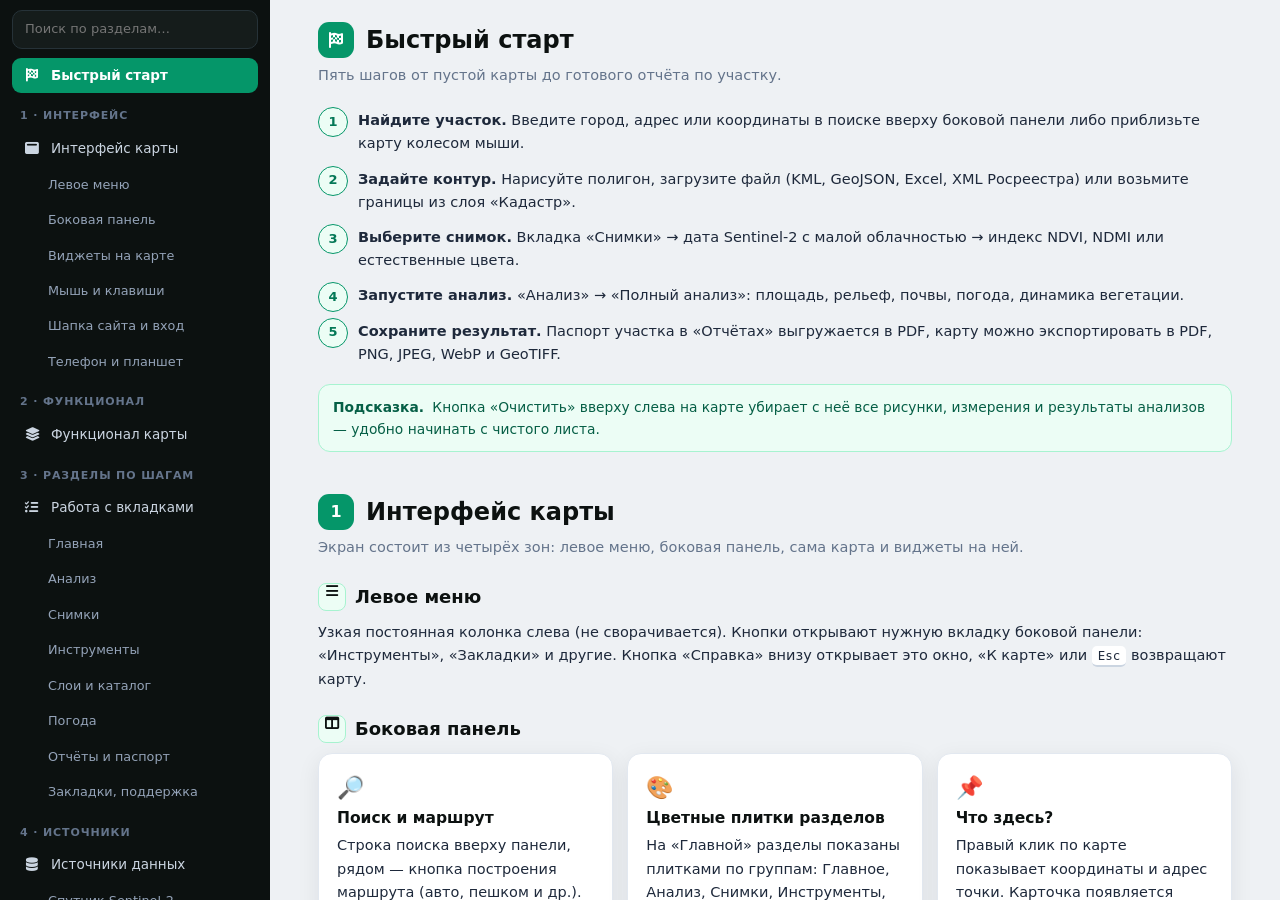
<file: help.html>
<!DOCTYPE html>
<html lang="ru">
<head>
<meta charset="UTF-8">
<meta name="viewport" content="width=device-width, initial-scale=1">
<title>Справка — TerraClass</title>
<link rel="stylesheet" href="https://cdnjs.cloudflare.com/ajax/libs/font-awesome/6.4.0/css/all.min.css">
<link rel="stylesheet" href="help.css">
</head>
<body>
<div class="h-layout">

<!-- МЕНЮ ПО БЛОКАМ -->
<nav class="h-nav" id="hNav">
    <div class="h-sbox"><input class="h-search" id="hSearch" type="search" placeholder="Поиск по разделам…" autocomplete="off"></div>
    <a href="#start"><b><i class="fas fa-flag-checkered"></i></b>Быстрый старт</a>
    <div class="h-group">1 · Интерфейс</div>
    <a href="#ui"><b><i class="fas fa-window-maximize"></i></b>Интерфейс карты</a>
    <a class="sub" href="#ui-rail">Левое меню</a>
    <a class="sub" href="#ui-panel">Боковая панель</a>
    <a class="sub" href="#ui-widgets">Виджеты на карте</a>
    <a class="sub" href="#ui-mouse">Мышь и клавиши</a>
    <a class="sub" href="#ui-site">Шапка сайта и вход</a>
    <a class="sub" href="#ui-mobile">Телефон и планшет</a>
    <div class="h-group">2 · Функционал</div>
    <a href="#func"><b><i class="fas fa-layer-group"></i></b>Функционал карты</a>
    <div class="h-group">3 · Разделы по шагам</div>
    <a href="#steps"><b><i class="fas fa-list-check"></i></b>Работа с вкладками</a>
    <a class="sub" href="#st-main">Главная</a>
    <a class="sub" href="#st-analysis">Анализ</a>
    <a class="sub" href="#st-images">Снимки</a>
    <a class="sub" href="#st-tools">Инструменты</a>
    <a class="sub" href="#st-layers">Слои и каталог</a>
    <a class="sub" href="#st-weather">Погода</a>
    <a class="sub" href="#st-reports">Отчёты и паспорт</a>
    <a class="sub" href="#st-bm">Закладки, поддержка</a>
    <div class="h-group">4 · Источники</div>
    <a href="#src"><b><i class="fas fa-database"></i></b>Источники данных</a>
    <a class="sub" href="#src-s2">Спутник Sentinel-2</a>
    <a class="sub" href="#src-bands">Каналы и индексы</a>
    <a class="sub" href="#src-other">Другие источники</a>
    <a class="sub" href="#src-trust">Надёжность</a>
    <div class="h-group">5 · Классификация</div>
    <a href="#cls"><b><i class="fas fa-wheat-awn"></i></b>Классификация</a>
    <div class="h-group">Дополнительно</div>
    <a href="#keys"><b><i class="fas fa-keyboard"></i></b>Горячие клавиши</a>
    <a href="#files"><b><i class="fas fa-file-import"></i></b>Форматы файлов</a>
    <a href="#tips"><b><i class="fas fa-lightbulb"></i></b>Советы и типичные ошибки</a>
    <a href="#faq"><b><i class="fas fa-circle-question"></i></b>Вопросы и ответы</a>
    <a href="#gloss"><b><i class="fas fa-spell-check"></i></b>Словарь терминов</a>
</nav>

<main class="h-main" id="hMain">

<!-- БЫСТРЫЙ СТАРТ -->
<section class="h-sec" id="start">
    <h2><span class="n"><i class="fas fa-flag-checkered"></i></span>Быстрый старт</h2>
    <p class="h-lead">Пять шагов от пустой карты до готового отчёта по участку.</p>
    <ol class="h-steps">
        <li><b>Найдите участок.</b> Введите город, адрес или координаты в поиске вверху боковой панели либо приблизьте карту колесом мыши.</li>
        <li><b>Задайте контур.</b> Нарисуйте полигон, загрузите файл (KML, GeoJSON, Excel, XML Росреестра) или возьмите границы из слоя «Кадастр».</li>
        <li><b>Выберите снимок.</b> Вкладка «Снимки» → дата Sentinel-2 с малой облачностью → индекс NDVI, NDMI или естественные цвета.</li>
        <li><b>Запустите анализ.</b> «Анализ» → «Полный анализ»: площадь, рельеф, почвы, погода, динамика вегетации.</li>
        <li><b>Сохраните результат.</b> Паспорт участка в «Отчётах» выгружается в PDF, карту можно экспортировать в PDF, PNG, JPEG, WebP и GeoTIFF.</li>
    </ol>
    <div class="h-tip"><b>Подсказка.</b> Кнопка «Очистить» вверху слева на карте убирает с неё все рисунки, измерения и результаты анализов — удобно начинать с чистого листа.</div>
</section>

<!-- 1. ИНТЕРФЕЙС -->
<section class="h-sec" id="ui">
    <h2><span class="n">1</span>Интерфейс карты</h2>
    <p class="h-lead">Экран состоит из четырёх зон: левое меню, боковая панель, сама карта и виджеты на ней.</p>

    <h3 class="h-sub" id="ui-rail"><i class="fas fa-bars">&#8203;</i>Левое меню</h3>
    <p>Узкая постоянная колонка слева (не сворачивается). Кнопки открывают нужную вкладку боковой панели: «Инструменты», «Закладки» и другие. Кнопка «Справка» внизу открывает это окно, «К карте» или <kbd>Esc</kbd> возвращают карту.</p>

    <h3 class="h-sub" id="ui-panel"><i class="fas fa-table-columns">&#8203;</i>Боковая панель</h3>
    <div class="h-grid">
        <div class="h-card"><span class="h-ic">🔎</span><h3>Поиск и маршрут</h3><p>Строка поиска вверху панели, рядом — кнопка построения маршрута (авто, пешком и др.). Там, где нет дорог, маршрут достраивается прямой пунктирной линией.</p></div>
        <div class="h-card"><span class="h-ic">🎨</span><h3>Цветные плитки разделов</h3><p>На «Главной» разделы показаны плитками по группам: Главное, Анализ, Снимки, Инструменты, Слои, Каталог данных, Погода. После выбора плитки остаётся стрелка «назад».</p></div>
        <div class="h-card"><span class="h-ic">📌</span><h3>Что здесь?</h3><p>Правый клик по карте показывает координаты и адрес точки. Карточка появляется только для выбранной точки и исчезает при следующем щелчке.</p></div>
        <div class="h-card"><span class="h-ic">💬</span><h3>Подсказки</h3><p>Вращающаяся 3D-фигура с разделами закреплена внизу главной панели (наведите на узел — раскроется описание), выноски на элементах карты можно отключить («Поддержка» → «Показывать всплывающие подсказки»).</p></div>
    </div>

    <h3 class="h-sub" id="ui-widgets"><i class="fas fa-sliders">&#8203;</i>Виджеты на карте</h3>
    <div class="h-tw"><table>
        <tr><th>Где</th><th>Элемент</th><th>Что делает</th></tr>
        <tr><td>Вверху слева</td><td>Очистить</td><td>Убирает с карты рисунки, измерения, результаты анализов</td></tr>
        <tr><td>Вверху слева</td><td>Обучающий курс (значок шапочки выпускника)</td><td>Правее «Площади». Запускает пошаговый обзор интерфейса карты; текст появляется при наведении</td></tr>
        <tr><td>Вверху слева</td><td>Рисование, Длина, Площадь</td><td>Рисование открывает «Инструменты» → рисование; «Длина» и «Площадь» — отдельные кнопки, замер включается сразу, точки ставятся кликами</td></tr>
        <tr><td>Справа</td><td>Подложки</td><td>Базовые карты, спутник, аналитические подложки (в т. ч. индекс пашни)</td></tr>
        <tr><td>Справа</td><td>Шторка</td><td>Делит карту на две части с разными подложками для сравнения</td></tr>
        <tr><td>Справа</td><td>3D / 2D</td><td>Объёмный режим: рельеф, здания OSM, деревья, 3D-модели</td></tr>
        <tr><td>Справа</td><td>Сетка координат, поделиться, полный экран</td><td>Сетка с настраиваемым шагом; ссылка на текущий экстент; полноэкранный режим (боковая панель остаётся доступной)</td></tr>
        <tr><td>На телефоне</td><td>Кнопка «Виджеты карты» (справа вверху)</td><td>Раскрывает все виджеты в одном месте: поиск, маршрут, моё местоположение, стрелка севера, рисование, длина, площадь, подложки, шторка, сетка, 3D</td></tr>
        <tr><td>Угол карты</td><td>Мини-карта, север, масштаб</td><td>Мини-карта по умолчанию свёрнута; стрелка севера сбрасывает поворот</td></tr>
        <tr><td>У названия города</td><td>Температура и значок погоды</td><td>Текущая погода в центре экстента</td></tr>
    </table></div>

    <h3 class="h-sub" id="ui-mouse"><i class="fas fa-computer-mouse">&#8203;</i>Мышь и клавиши</h3>
    <p>Основное — ниже. Полный список клавиш — в разделе <a href="#keys">«Горячие клавиши»</a>.</p>
    <div class="h-tw"><table>
        <tr><th>Действие</th><th>Результат</th></tr>
        <tr><td>Колесо мыши</td><td>Масштаб</td></tr>
        <tr><td>Правая кнопка (зажать) или <kbd>Shift</kbd> + колесо</td><td>Поворот карты</td></tr>
        <tr><td>Правый клик по карте</td><td>Меню точки: «Что здесь?», координаты</td></tr>
        <tr><td>Правый клик по фигуре</td><td>Меню фигуры: копировать, удалить, экспорт и др.</td></tr>
        <tr><td><kbd>Ctrl</kbd>+<kbd>Z</kbd> / <kbd>Ctrl</kbd>+<kbd>Y</kbd></td><td>Отмена и повтор при рисовании</td></tr>
        <tr><td><kbd>Esc</kbd></td><td>Закрыть справку, паспорт, отменить текущий инструмент</td></tr>
    </table></div>

    <h3 class="h-sub" id="ui-site"><i class="fas fa-id-badge">&#8203;</i>Шапка сайта и вход</h3>
    <p>Чёрная шапка закреплена вверху страницы и не пропадает при прокрутке. Колесо мыши над картой масштабирует карту, а между блоками сайта переходят кнопками шапки.</p>
    <div class="h-tw"><table>
        <tr><th>Элемент</th><th>Что делает</th></tr>
        <tr><td>Главная, Карта, Каталог данных, Возможности, Как это работает, Данные, Вопросы и контакты</td><td>Переход к нужному блоку сайта; активный блок подсвечивается. «Карта» открывает рабочую область с картой</td></tr>
        <tr><td>Полный анализ</td><td>Зелёная кнопка: ведёт к карте для запуска анализа участка с паспортом (одноимённая кнопка на главной ещё и открывает вкладку «Анализ»). Первые три паспорта бесплатны</td></tr>
        <tr><td>Значок человека (справа)</td><td>Вход и регистрация. Сейчас это заглушка: окно сообщает, что личный кабинет в разработке. После запуска аккаунт позволит хранить отчёты и закладки на любом устройстве</td></tr>
        <tr><td>Кнопка «Справка» на главной</td><td>Открывает карту вместе с этим окном справки</td></tr>
    </table></div>
    <div class="h-note"><b>Пока без аккаунта.</b> Слои, закладки и настройки подсказок хранятся в вашем браузере. Демо-отчёт доступен всем без регистрации.</div>

    <h3 class="h-sub" id="ui-mobile"><i class="fas fa-mobile-screen">&#8203;</i>Телефон и планшет</h3>
    <ul>
        <li>На узком экране карта занимает весь экран, а боковая панель превращается в выдвижную шторку снизу: потяните её вверх, чтобы раскрыть, или вниз, чтобы свернуть.</li>
        <li>Меню разделов («Главное», «Анализ», «Снимки» и др.) расположено внизу экрана, меню сайта открывается кнопкой с тремя полосками в шапке.</li>
        <li>Виджеты карты собраны в одну кнопку «Виджеты карты» справа вверху; мини-карта и полноэкранный режим на телефоне отключены.</li>
        <li>Справка на телефоне показывает меню разделов горизонтальной лентой сверху.</li>
    </ul>
</section>

<!-- 2. ФУНКЦИОНАЛ -->
<section class="h-sec" id="func">
    <h2><span class="n">2</span>Функционал карты</h2>
    <p class="h-lead">Что можно делать на карте — обзор возможностей. Подробные шаги — в блоке 3.</p>
    <div class="h-grid">
        <div class="h-card"><span class="h-ic">🛰️</span><h3>Спутниковые снимки</h3><p>Sentinel-2 с разрешением 10 м: выбор даты, оценка облачности, естественные цвета, ложные цвета (CIR), скачивание GeoTIFF.</p></div>
        <div class="h-card"><span class="h-ic">🌱</span><h3>Индексы NDVI, NDMI, NBR</h3><p>Состояние растений, влажность и покров. Зоны дифференцированного внесения удобрений и аномальные точки NDVI.</p></div>
        <div class="h-card"><span class="h-ic">⇆</span><h3>Сравнение снимков</h3><p>Две даты рядом, ключевые показатели, график и календарь под каждой половиной.</p></div>
        <div class="h-card"><span class="h-ic">⛰️</span><h3>Рельеф</h3><p>Профиль высот по линии, гипсометрия и уклоны по площади, 3D-режим.</p></div>
        <div class="h-card"><span class="h-ic">🧪</span><h3>Почвенный анализ</h3><p>pH, органический углерод, азот, глина, песок и др. по фигуре: статистика, попиксельный слой, зоны, GeoTIFF.</p></div>
        <div class="h-card"><span class="h-ic">🚜</span><h3>Логистика</h3><p>Буфер вокруг участка, дороги и водоёмы OSM, расстояния до ближайших объектов по прямой и по маршруту.</p></div>
        <div class="h-card"><span class="h-ic">⛅</span><h3>Погода и климат</h3><p>Прогноз на 7 дней, климат за 10 лет, суммы температур, заморозки, роза ветров, анимированный ветер на карте.</p></div>
        <div class="h-card"><span class="h-ic">✏️</span><h3>Рисование</h3><p>Фигуры, линии, значки и текст. Все инструменты работают одинаково: выбрать фигуру → править и добавлять вершины.</p></div>
        <div class="h-card"><span class="h-ic">📐</span><h3>Измерения</h3><p>Длина, площадь, периметр с учётом кривизны Земли.</p></div>
        <div class="h-card"><span class="h-ic">📄</span><h3>Паспорт участка</h3><p>Сводный отчёт: общие сведения, рельеф, почвы, погода, индекс пригодности, выгрузка в PDF.</p></div>
        <div class="h-card"><span class="h-ic">🧮</span><h3>Агрокалькулятор</h3><p>Затраты на семена, удобрения, СЗР, топливо; выручка и прибыль по площади участка.</p></div>
        <div class="h-card"><span class="h-ic">🗺️</span><h3>Свои слои и кадастр</h3><p>WMS, WFS, WMTS/XYZ, ArcGIS, GeoJSON по ссылке; кадастровая карта НСПД.</p></div>
        <div class="h-card"><span class="h-ic">🖨️</span><h3>Экспорт карты</h3><p>PDF (GeoPDF), PNG, JPEG, WebP, GeoTIFF с привязкой; лист, ориентация, разрешение, легенда, масштаб.</p></div>
        <div class="h-card"><span class="h-ic">🧭</span><h3>Матрица расстояний</h3><p>Расстояния и время в пути по дорогам между наборами точек «Откуда» и «Куда», стоимость перевозки и экспорт в Excel.</p></div>
        <div class="h-card"><span class="h-ic">🧱</span><h3>Объекты на карте</h3><p>Список всего нарисованного и загруженного за сеанс: площадь, длина, показ на карте, переименование и удаление.</p></div>
        <div class="h-card"><span class="h-ic">🟫</span><h3>Почвенная карта</h3><p>Векторная карта почв масштаба 1:2,5 млн: контуры и коды почв, прозрачность, легенда.</p></div>
        <div class="h-card"><span class="h-ic">🎓</span><h3>Обучающий курс</h3><p>Короткий пошаговый тур по интерфейсу карты и всплывающие подсказки в углу карты.</p></div>
        <div class="h-card"><span class="h-ic">🔖</span><h3>Закладки и «Поделиться»</h3><p>Сохранение экстента в закладки, ссылка на сайт с центром текущего вида.</p></div>
    </div>
</section>

<!-- 3. ШАГИ ПО ВКЛАДКАМ -->
<section class="h-sec" id="steps">
    <h2><span class="n">3</span>Работа с вкладками — по шагам</h2>
    <p class="h-lead">Порядок действий в каждом разделе боковой панели.</p>

    <h3 class="h-sub" id="st-main"><i>🏠</i>Главная</h3>
    <ol class="h-steps">
        <li>Выберите плитку нужного раздела — откроются его инструменты.</li>
        <li>Стрелка «назад» возвращает к меню плиток.</li>
        <li>«Мои отчёты» — список готовых паспортов, «Поддержка» — обратная связь, «О карте» (в конце списка) — эта справка.</li>
    </ol>

    <h3 class="h-sub" id="st-analysis"><i>📊</i>Анализ</h3>
    <div class="h-card" id="an-site"><h3>Полный анализ</h3>
        <ol class="h-steps">
            <li>Загрузите контур значком загрузки рядом с инструментами рисования (KML, GeoJSON, Excel, XML Росреестра) или нарисуйте его.</li>
            <li>Проверьте площадь, периметр и число вершин в «Свойствах объекта».</li>
            <li>Нажмите «Запустить анализ участка» — отчёт появится в «Отчётах».</li>
        </ol></div>
    <div class="h-card" id="an-profile"><h3>Профиль рельефа</h3>
        <ol class="h-steps">
            <li>Режим «По линии»: выберите инструмент «Линия» и нарисуйте линию — получите график высот, перепад и уклоны, линия окрашивается по крутизне.</li>
            <li>Режим «По площади»: выберите «Полигон», «Прямоуг.» или «Круг» (или «Выбрать» готовую фигуру) — гипсометрическая кривая, ступени высот и тепловая карта.</li>
            <li>Выгрузите результат в CSV или PNG кнопками панели. Правый клик по построенной линии или полигону на карте — меню «Скачать CSV», «Скачать график PNG» и «Скачать GeoTIFF (высоты)».</li>
        </ol><p>Данные: Terrarium DEM.</p></div>
    <div class="h-card" id="an-logistics"><h3>Логистика</h3>
        <ol class="h-steps">
            <li>Задайте точку или фигуру и радиус буфера.</li>
            <li>«Буфер и анализ» — дороги и водоёмы OSM внутри буфера.</li>
            <li>«Рассчитать расстояния» — ближайшие дорога и водоём по прямой и по маршруту (OSRM).</li>
        </ol></div>
    <div class="h-card" id="an-soil"><h3>Почвенный анализ</h3>
        <ol class="h-steps">
            <li>Нарисуйте фигуру — слой показателя появится сразу, цвет зависит от значения.</li>
            <li>Выберите показатель (pH, углерод, азот, глина, песок и др.), изучите легенду и графики.</li>
            <li>Задайте число зон для деления поля и скачайте GeoTIFF.</li>
        </ol><p>Данные: ISRIC SoilGrids, 250 м.</p></div>
    <div class="h-card" id="an-shape"><h3>Границы, форма и кадастр · NDVI-динамика</h3>
        <p>«Границы, форма и кадастр» — площадь, периметр, габариты, компактность, координаты вершин и адрес. Ниже — пересечения контура с кадастровыми участками (НСПД): таблица с площадью пересечения, площадью по ЕГРН, видом использования, категорией земель и правами; участки показываются на карте, а выгрузка — в Excel и векторные форматы (KML, GeoJSON, SHP, DXF). Отдельным блоком ниже показаны пересечения с особо охраняемыми природными территориями (ООПТ, слой НСПД): список территорий, площадь и доля пересечения, показ на карте зелёным и выгрузка в KML, GeoJSON, SHP, DXF. «Динамика NDVI» — отдельный раздел: сравнение NDVI по снимкам за период от посева до сбора урожая с кратким анализом.</p></div>

    <h3 class="h-sub" id="st-images"><i>🛰️</i>Снимки</h3>
    <div class="h-card" id="im-dates"><h3>Снимки (Sentinel-2)</h3>
        <ol class="h-steps">
            <li>Откройте плитку «Снимки» и выберите дату в календаре — слой включается только после выбора даты. Рядом показаны превью и облачность.</li>
            <li>Переключайте естественные цвета и ложные (CIR).</li>
            <li>Нарисуйте область и скачайте цветной GeoTIFF.</li>
        </ol></div>
    <div class="h-card" id="im-choose"><h3>Какой индекс выбрать</h3>
        <p>Индексы считаются по снимкам Sentinel-2 (10–20 м) и отвечают на разные вопросы. Выберите по задаче:</p>
        <div class="h-tw"><table>
        <tr><th>Задача</th><th>Индекс</th><th>Когда лучше</th></tr>
        <tr><td>Общее состояние и густота посева, зоны</td><td><a href="#im-ndvi">NDVI</a></td><td>Весь сезон, с кущения до цветения</td></tr>
        <tr><td>Всходы, редкий покров, пропашные</td><td><a href="#im-savi">SAVI</a></td><td>До смыкания рядов</td></tr>
        <tr><td>Азот, хлороз, подкормки</td><td><a href="#im-ndre">NDRE</a>, <a href="#im-gndvi">GNDVI</a></td><td>Густой посев, когда NDVI насыщен</td></tr>
        <tr><td>Водный стресс, полив, сроки уборки</td><td><a href="#im-ndmi">NDMI</a></td><td>Жара и засуха, перед уборкой</td></tr>
        <tr><td>Подтопления, вымокание</td><td><a href="#im-ndwi">NDWI</a></td><td>Весна, после ливней</td></tr>
        <tr><td>Стерня, no-till, эрозия</td><td><a href="#im-ndti">NDTI</a></td><td>После уборки до всходов</td></tr>
        <tr><td>Пожары, повреждения, сравнение дат</td><td><a href="#im-nbr">NBR</a>, <a href="#im-change">сравнение снимков</a></td><td>До и после события</td></tr>
        </table></div>
        <div class="h-tip"><b>Совет:</b> сочетайте индексы. Например, NDVI показал провал на участке — проверьте NDMI (засуха?), NDWI (вода?) и NDRE (азот?). Так причина находится быстрее.</div>
        <div class="h-warn"><b>Важно:</b> индекс — подсказка, где смотреть, а не диагноз. Сравнивайте поля с одной культурой, фазой и датой, берите снимки с малой облачностью и подтверждайте причину осмотром в поле.</div></div>
    <div class="h-card" id="im-ndvi"><h3>NDVI — вегетационный индекс</h3>
        <ol class="h-steps">
            <li>Выберите дату снимка и нарисуйте фигуру. Правка и добавление вершин — как в «Полном анализе»; вершины видны при повторном выборе фигуры.</li>
            <li>Нажмите «Рассчитать по фигуре» — получите статистику индекса и зоны для дифференцированного внесения (число категорий по умолчанию 3, можно изменить).</li>
            <li>Для тонкого различия посевов включите подложку «Контрастный NDVI»: тот же индекс, но цвета растянуты на выбранный диапазон значений. Калькулятор считает статистику по полигону.</li>
            <li>Слой зон показывается на карте и скачивается; подложка меняется на обычные снимки Sentinel, чтобы цвета не сливались. В пределах участка отмечаются точки с аномальными выбросами NDVI.</li>
        </ol><div class="h-tw"><table><tr><th>Зачем</th><td>Главный показатель массы зелёной растительности и активности фотосинтеза. С него начинают любой анализ поля.</td></tr><tr><th>Как применяют</th><td><ul><li><b>Мониторинг развития:</b> снимки за сезон дают кривую вегетации — видно задержку всходов, отставание от соседних полей и прошлых лет.</li><li><b>Неоднородность поля:</b> зоны NDVI — основа карты-задания для дифференцированного внесения азота, семян, регуляторов роста и СЗР.</li><li><b>Проплешины и потери:</b> вымокание, выпревание, град, заморозки, повреждения вредителями — участки с провалом индекса отправляют на осмотр.</li><li><b>Прогноз урожайности:</b> чем выше и дольше держится пик NDVI, тем, как правило, выше биомасса и потенциал урожая.</li><li><b>Скаутинг:</b> точки аномалий подсказывают, куда ехать в первую очередь, и экономят время агронома.</li></ul></td></tr><tr><th>Как читать</th><td>Ориентиры: &lt;0,2 — почва, вода, стерня; 0,2–0,5 — всходы и слабый покров; 0,6–0,8 — развитые посевы. Важна динамика и сравнение с соседними полями той же культуры, а не одно число.</td></tr><tr><th>Ограничения</th><td>На очень густых посевах (&gt;0,8) индекс «насыщается» и перестаёт различать густоту — берите NDRE или GNDVI. Облака и тени искажают значения: выбирайте снимки с малой облачностью.</td></tr></table></div></div>
    <div class="h-card" id="im-ndmi"><h3>NDMI — влажность растительности</h3>
        <ol class="h-steps">
            <li>Выберите дату и посмотрите превью.</li>
            <li>Нарисуйте область — получите статистику индекса.</li>
            <li>Скачайте GeoTIFF. Низкие значения указывают на засуху и водный стресс.</li>
        </ol><div class="h-tw"><table><tr><th>Зачем</th><td>Показывает, сколько воды содержится в листьях, и выявляет водный стресс раньше, чем он виден по цвету или по NDVI.</td></tr><tr><th>Как применяют</th><td><ul><li><b>Полив:</b> решение, какие поля и участки поливать первыми, контроль равномерности работы дождевальных машин.</li><li><b>Засуха:</b> ранний сигнал, пока посев ещё зелёный и NDVI не упал.</li><li><b>Сроки уборки:</b> по высыханию посева оценивают готовность к уборке и десикации.</li><li><b>Кормовые травы и сенокосы:</b> выбор времени укоса по влажности массы.</li></ul></td></tr><tr><th>Как читать</th><td>Чем выше значение, тем больше влаги в листьях; значения около нуля и ниже — дефицит влаги. Сравнивайте участки одной культуры в одну дату.</td></tr><tr><th>Ограничения</th><td>Естественное созревание тоже снижает индекс — не принимайте его за засуху. Это влажность растений, а не почвы.</td></tr></table></div></div>
    <div class="h-card" id="im-nbr"><h3>NBR — состояние покрова</h3>
        <ol class="h-steps">
            <li>Выберите дату и область так же, как для NDVI.</li>
            <li>Сравните две даты: индекс показывает динамику сухой биомассы, угнетённых посевов и голой почвы.</li>
        </ol><div class="h-tw"><table><tr><th>Зачем</th><td>Использует коротковолновый ИК-канал B12, чувствительный к сухой биомассе и оголённой почве, — хорошо отделяет живую растительность от мёртвой и повреждённой.</td></tr><tr><th>Как применяют</th><td><ul><li><b>Пожары и палы:</b> оценка выгоревшей площади по разности «до» и «после».</li><li><b>Угнетённые посевы:</b> градобитие, засуха, болезни — снижение индекса на отдельных участках.</li><li><b>Голая почва и стерня:</b> контроль обработки и состояния земель после уборки.</li><li><b>Динамика:</b> сравнение двух дат в режиме «Сравнение снимков».</li></ul></td></tr><tr><th>Как читать</th><td>Высокие значения — здоровая живая биомасса; низкие и отрицательные — сухая растительность, гарь, оголённая почва.</td></tr><tr><th>Ограничения</th><td>Для текущей оценки густоты посева NDVI нагляднее; NBR полезнее при анализе повреждений и сравнении дат.</td></tr></table></div></div>
    <div class="h-card" id="im-gndvi"><h3>GNDVI — Хлорофилл по зелёному каналу</h3>
        <ol class="h-steps">
            <li>Выберите дату и область так же, как для NDVI.</li>
            <li>Хлорофилл и азотное питание: менее насыщается на густых посевах, чем NDVI. Формулу и шкалу смотрите в таблице индексов справки.</li>
        </ol><div class="h-tw"><table><tr><th>Зачем</th><td>Вместо красного канала использует зелёный (B3), который чувствительнее к содержанию хлорофилла, а значит, к обеспеченности растений азотом.</td></tr><tr><th>Как применяют</th><td><ul><li><b>Подкормки азотом</b> во второй половине вегетации, когда посев загустел.</li><li><b>Оценка густых посевов</b> (кукуруза, подсолнечник, рапс, пшеница в кущении–колошении), где NDVI уже не различает поля.</li><li><b>Выявление хлороза</b> и неравномерного питания внутри поля.</li></ul></td></tr><tr><th>Как читать</th><td>Чем выше значение, тем больше хлорофилла; провалы на фоне соседних участков — повод проверить питание. Сравнивайте только одну культуру и одну дату.</td></tr><tr><th>Ограничения</th><td>Для ранней диагностики азота точнее NDRE; на всходах малоинформативен — используйте SAVI.</td></tr></table></div></div>
    <div class="h-card" id="im-ndre"><h3>NDRE — Азот и хлорофилл (Red Edge)</h3>
        <ol class="h-steps">
            <li>Выберите дату и область так же, как для NDVI.</li>
            <li>Азот и хлорофилл по каналу Red Edge: ранний сигнал нехватки азота. Формулу и шкалу смотрите в таблице индексов справки.</li>
        </ol><div class="h-tw"><table><tr><th>Зачем</th><td>Канал Red Edge (B5) проникает глубже в листовой полог, поэтому индекс остаётся чувствительным на сомкнутых посевах и раньше других реагирует на нехватку азота.</td></tr><tr><th>Как применяют</th><td><ul><li><b>Ранняя диагностика дефицита азота</b> и хлороза — за недели до видимых признаков.</li><li><b>Дифференцированная азотная подкормка:</b> зоны NDRE → карта-задание с разными нормами по участкам.</li><li><b>Контроль эффекта подкормки:</b> сравнение снимков до и после внесения.</li><li><b>Оценка качества зерна:</b> на озимой пшенице обеспеченность азотом связана с белком.</li></ul></td></tr><tr><th>Как читать</th><td>Низкие значения на фоне соседних зон — недостаток хлорофилла и азота; высокие — хорошая обеспеченность. Шкала в приложении: 0–0,7.</td></tr><tr><th>Ограничения</th><td>Канал B5 имеет разрешение 20 м (на карте приводится к 10 м), поэтому детали грубее. На редких всходах малоинформативен — берите SAVI или NDVI.</td></tr></table></div></div>
    <div class="h-card" id="im-savi"><h3>SAVI — Вегетация с поправкой на почву</h3>
        <ol class="h-steps">
            <li>Выберите дату и область так же, как для NDVI.</li>
            <li>Вегетация с поправкой на почву: всходы и редкий покров. Формулу и шкалу смотрите в таблице индексов справки.</li>
        </ol><div class="h-tw"><table><tr><th>Зачем</th><td>NDVI зависит от цвета и влажности почвы, когда растения ещё не закрыли её. SAVI вводит поправку на фон почвы, поэтому надёжнее на редком покрове.</td></tr><tr><th>Как применяют</th><td><ul><li><b>Всходы:</b> оценка всхожести и равномерности, решение о пересеве.</li><li><b>Пропашные культуры</b> (кукуруза, подсолнечник, свёкла, картофель) до смыкания рядов.</li><li><b>Сады и виноградники</b> с межрядьями без покрова.</li><li><b>Засушливые районы</b> со светлыми почвами и редкой растительностью.</li><li><b>Сравнение полей</b> с разным цветом почвы без перекоса.</li></ul></td></tr><tr><th>Как читать</th><td>Шкала такая же, как у NDVI, но голая почва даёт значения ближе к нулю. Рост индекса по датам — рост покрова.</td></tr><tr><th>Ограничения</th><td>На густом пологе почти не отличается от NDVI, поэтому после смыкания посевов переходите на NDVI, GNDVI или NDRE.</td></tr></table></div></div>
    <div class="h-card" id="im-ndwi"><h3>NDWI — Вода и переувлажнение</h3>
        <ol class="h-steps">
            <li>Выберите дату и область так же, как для NDVI.</li>
            <li>Вода и переувлажнение: мокрая почва, подтопления, водоёмы. Формулу и шкалу смотрите в таблице индексов справки.</li>
        </ol><div class="h-tw"><table><tr><th>Зачем</th><td>Выделяет открытую воду и избыточно увлажнённые участки по соотношению зелёного канала и ближнего ИК.</td></tr><tr><th>Как применяют</th><td><ul><li><b>Подтопления и талые воды:</b> где и сколько воды стоит после ливней и снеготаяния.</li><li><b>Вымокание озимых и всходов:</b> понижения, потовины, блюдца.</li><li><b>Проходимость:</b> какие участки не пустят технику — вместе с прогнозом в разделе «Ветер и окна работ».</li><li><b>Водоёмы:</b> пруды, оросительные ёмкости, их контур и наполнение.</li><li><b>Дренаж:</b> участки, где нужна мелиорация и отвод воды.</li></ul></td></tr><tr><th>Как читать</th><td>Значения выше нуля — открытая вода; около нуля — очень влажная почва или поверхность; отрицательные — сухие участки и густая растительность.</td></tr><tr><th>Ограничения</th><td>Тени от облаков и рельефа могут давать ложные «водные» пятна. Не путайте с NDMI: NDWI показывает воду на поверхности, NDMI — влагу в листьях.</td></tr></table></div></div>
    <div class="h-card" id="im-ndti"><h3>NDTI — Растительные остатки, стерня</h3>
        <ol class="h-steps">
            <li>Выберите дату и область так же, как для NDVI.</li>
            <li>Растительные остатки: стерня и no-till. Формулу и шкалу смотрите в таблице индексов справки.</li>
        </ol><div class="h-tw"><table><tr><th>Зачем</th><td>Различает растительные остатки (стерня, солома) и голую почву, используя два коротковолновых ИК-канала (B11 и B12).</td></tr><tr><th>Как применяют</th><td><ul><li><b>No-till и mini-till:</b> оценка покрытия поля остатками после уборки.</li><li><b>Защита от эрозии:</b> участки с недостаточным покровом, где почва уязвима для ветра и воды.</li><li><b>Контроль обработки:</b> видно, где поле вспахано, а где оставлена стерня.</li><li><b>Планирование посева:</b> выбор техники и режима по состоянию остатков.</li></ul></td></tr><tr><th>Как читать</th><td>Чем выше значение, тем больше остатков на поверхности; низкие — вспаханная или голая почва. Шкала в приложении: от −0,1 до 0,3.</td></tr><tr><th>Ограничения</th><td>Работает в период без зелёного покрова — между уборкой и всходами. Влажная почва и тени искажают значения, берите снимки после сухой погоды.</td></tr></table></div></div>
    <div class="h-card" id="im-change"><h3>Сравнение снимков</h3>
        <ol class="h-steps">
            <li>Выберите две даты — карта делится на две части (шторка).</li>
            <li>Под каждой половиной три ряда: ключевые показатели, график и календарь выбора снимка (кнопка с датой вверху панели).</li>
            <li>Кнопка обновления на каждой половине пересчитывает данные по снимкам.</li>
        </ol></div>

    <h3 class="h-sub" id="st-tools"><i>🧰</i>Инструменты</h3>
    <div class="h-card" id="tl-draw"><h3>Рисование</h3>
        <ol class="h-steps">
            <li>Выберите инструмент (фигура, линия, значок, текст), задайте цвет, толщину и заливку, нарисуйте.</li>
            <li>Выделите фигуру — доступны правка и добавление вершин; перетаскивание перемещает только выделенную.</li>
            <li>Правый клик по фигуре: копировать, удалить, экспорт в векторные форматы, перенос границ в анализы. Загрузка контура — через импорт.</li>
        </ol></div>
    <div class="h-card" id="tl-measure"><h3>Измерения</h3>
        <ol class="h-steps">
            <li>Нажмите «Длина» или «Площадь» рядом с кнопкой «Рисование» — инструмент включается сразу. Координаты и геокодирование — на вкладке «Измерения» боковой панели.</li>
            <li>Ставьте точки кликами; <kbd>Enter</kbd> или двойной клик завершает, <kbd>Backspace</kbd> убирает последнюю точку.</li>
            <li>Результат остаётся на карте до нажатия «Очистить».</li>
        </ol></div>
    <div class="h-card" id="tl-3d"><h3>Настройки 3D</h3>
        <ol class="h-steps">
            <li>Нажмите чёрную кнопку «Включить 3D» — карта приблизится, здания станут объёмными, деревья включатся автоматически.</li>
            <li>Добавьте готовые модели (трактор и др.) или импортируйте GLB/GLTF; выделенную модель можно двигать и вращать вокруг оси.</li>
            <li>Для сравнения с плоской картой включите «Шторку» и переключайте 3D/2D на каждой половине.</li>
        </ol></div>
    <div class="h-card" id="tl-export"><h3>Экспорт карты</h3>
        <ol class="h-steps">
            <li>Выберите формат (PDF, PNG, JPEG, WebP, GeoTIFF), лист, ориентацию и разрешение.</li>
            <li>Отметьте элементы: легенда, масштаб, север, сетка, рамка.</li>
            <li>Проверьте предпросмотр и нажмите «Экспорт».</li>
        </ol></div>
    <div class="h-card" id="tl-matrix"><h3>Матрица расстояний</h3>
        <ol class="h-steps">
            <li>Задайте точки «Откуда» и «Куда»: загрузите Excel, CSV или KML, введите вручную или отметьте кликом по карте.</li>
            <li>Выберите режим: матрица «все со всеми» или поиск ближайших точек. Расстояния и время считаются по дорогам (OSRM).</li>
            <li>Укажите стоимость перевозки и выгрузите результат в Excel.</li>
        </ol><p>Время в пути ориентировочное: пробки и состояние грунтовых дорог не учитываются.</p></div>
    <div class="h-card" id="tl-agro"><h3>Агрокалькулятор</h3>
        <ol class="h-steps">
            <li>Возьмите площадь с нарисованного участка или введите вручную.</li>
            <li>Укажите статьи затрат: семена, удобрения, средства защиты, топливо и машинное время, прочее.</li>
            <li>Получите выручку и прибыль.</li>
        </ol></div>

    <h3 class="h-sub" id="st-layers"><i>🗺️</i>Слои и каталог данных</h3>
    <div class="h-card" id="ly-cadastre"><h3>Кадастр</h3>
        <ol class="h-steps">
            <li>Включите слой — на карте появятся границы участков и кадастровые номера (НСПД).</li>
            <li>Клик по объекту выделяет его и показывает сведения; <kbd>Ctrl</kbd> + клик выбирает несколько. Участок можно найти по кадастровому номеру.</li>
            <li>Границы можно перенести в разделы анализа или скачать в KML.</li>
        </ol><p>Границы — для ознакомления и не заменяют выписку ЕГРН.</p></div>
    <div class="h-card" id="ly-soil"><h3>Почвы (векторная карта)</h3>
        <ol class="h-steps">
            <li>Откройте плитку «Почвы» в группе «Слои» и отметьте «Контуры почв».</li>
            <li>Контуры появляются с масштаба z6. Клик по контуру показывает коды почв, расшифровка — в легенде.</li>
            <li>Ползунком «Прозрачность» настройте, насколько просвечивает подложка.</li>
        </ol><p>Карта мелкомасштабная (1:2,5 млн): для конкретного поля используйте «Почвенный анализ» и лабораторные данные.</p></div>
    <div class="h-card" id="ly-objects"><h3>Объекты на карте</h3>
        <ol class="h-steps">
            <li>В списке собраны контуры, линии, значки и текст, которые вы нарисовали или загрузили в этом сеансе, с площадью и длиной.</li>
            <li>Объект можно показать на карте, переименовать (<kbd>F2</kbd>) или удалить; итоговая сумма внизу списка.</li>
        </ol><p>Список очищается при перезагрузке страницы, поэтому важные контуры экспортируйте в KML или GeoJSON.</p></div>
    <div class="h-card" id="ly-stub"><h3>Лес и каталог данных</h3>
        <p>Плитка «Лес» и наборы в каталоге данных (OSM, снимки, статистика, рельеф, геоданные) помечены «в разработке»: заказ и цены появятся позже.</p></div>
    <div class="h-card" id="ly-user"><h3>Свои слои</h3>
        <ol class="h-steps">
            <li>Выберите тип (WMS, WFS, WMTS/XYZ, ArcGIS, GeoJSON), введите название и ссылку.</li>
            <li>Подключённые слои сохраняются в браузере и возвращаются при следующем открытии.</li>
        </ol></div>
    <div class="h-card" id="ly-catalog"><h3>Каталог геоданных</h3>
        <ol class="h-steps">
            <li>Раскройте группу (векторы OSM, снимки, готовые карты) и выберите набор.</li>
            <li>Оформление заказа — в разработке.</li>
        </ol><p>Для аналитических подложек легенда с кратким описанием источника показывается под картой.</p></div>

    <h3 class="h-sub" id="st-weather"><i>⛅</i>Погода</h3>
<p>Нарисуйте участок или оставьте текущий экстент карты и откройте нужную плитку.</p>
    <div class="h-card" id="wx-forecast"><h3>Прогноз погоды</h3>
        <ol class="h-steps">
            <li>Текущая погода и прогноз на 7 дней: температура, осадки, влажность, ветер.</li>
            <li>Отметьте «Анимированный ветер на карте» для визуализации потоков.</li>
        </ol></div>
    <div class="h-card" id="wx-climate"><h3>Климат участка</h3>
        <ol class="h-steps">
            <li>Климатограмма за 10 лет (ERA5): температура и осадки по месяцам.</li>
            <li>ГТК Селянинова показывает степень увлажнения.</li>
        </ol></div>
    <div class="h-card" id="wx-gdd"><h3>Тепло и вегетация</h3>
        <ol class="h-steps">
            <li>Суммы температур выше 5 и 10 °C, период вегетации.</li>
            <li>Список культур, подходящих участку по теплу.</li>
        </ol></div>
    <div class="h-card" id="wx-frost"><h3>Заморозки</h3>
        <ol class="h-steps">
            <li>Безморозный период, даты последнего весеннего и первого осеннего заморозков.</li>
            <li>Риск заморозков по датам.</li>
        </ol></div>
    <div class="h-card" id="wx-wind"><h3>Ветер и окна работ</h3>
        <ol class="h-steps">
            <li>Роза ветров за 10 лет.</li>
            <li>Окна для опрыскивания и полевых работ на 7 дней вперёд.</li>
        </ol></div>

    <h3 class="h-sub" id="st-reports"><i>📄</i>Отчёты и паспорт участка</h3>
    <ol class="h-steps">
        <li>Нажмите на отчёт в списке — паспорт раскроется на всю область карты.</li>
        <li>Если пункт не загрузился, он автоматически перезапросится через небольшую паузу.</li>
        <li>Под мини-картой — выбор даты снимка и кнопка GeoTIFF; для выгрузки используйте PDF и экспорты в шапке.</li>
        <li>«К карте» или <kbd>Esc</kbd> возвращают обычный вид.</li>
    </ol>

    <h3 class="h-sub" id="st-bm"><i>🔖</i>Закладки и поддержка</h3>
    <ol class="h-steps">
        <li>«Сохранить экстент в закладки» запоминает текущий вид карты; клик по закладке возвращает к нему.</li>
        <li>«Поддержка»: форма обратной связи, рекомендации, переход в справку и настройка подсказок.</li>
    </ol>
</section>

<!-- 4. ИСТОЧНИКИ -->
<section class="h-sec" id="src">
    <h2><span class="n">4</span>Источники данных</h2>
    <p class="h-lead">Откуда берутся данные, как давно они существуют и насколько им можно доверять.</p>

    <h3 class="h-sub" id="src-s2"><i>🛰️</i>Спутник Sentinel-2</h3>
    <p>Sentinel-2 — оптическая миссия программы Copernicus Европейского союза и Европейского космического агентства (ESA). Это <b>группировка из нескольких одинаковых спутников</b>, которые снимают сушу в видимом, ближнем и коротковолновом инфракрасном диапазонах. Данные открыты и бесплатны, поэтому на них опирается большая часть мирового мониторинга сельского хозяйства.</p>
    <div class="h-facts">
        <div class="h-fact"><b>10 м</b><span>лучшее разрешение пикселя</span></div>
        <div class="h-fact"><b>13</b><span>спектральных каналов</span></div>
        <div class="h-fact"><b>290 км</b><span>ширина полосы съёмки</span></div>
        <div class="h-fact"><b>5 суток</b><span>повторяемость по экватору для пары спутников</span></div>
        <div class="h-fact"><b>≈786 км</b><span>высота орбиты</span></div>
        <div class="h-fact"><b>≈100 мин</b><span>один виток вокруг Земли</span></div>
    </div>
    <svg class="h-orbit" viewBox="0 0 520 304" role="img" aria-label="Схема орбиты Sentinel-2">
        <defs><radialGradient id="eg" cx="40%" cy="35%"><stop offset="0" stop-color="#34d399"/><stop offset="1" stop-color="#0369a1"/></radialGradient></defs>
        <g transform="translate(0,32)"><ellipse cx="260" cy="125" rx="235" ry="105" fill="none" stroke="#059669" stroke-width="2" stroke-dasharray="6 6" transform="rotate(-12 260 125)"/>
        <circle cx="260" cy="125" r="62" fill="url(#eg)"/>
        <path d="M200 112q30-22 60-6t60 4" fill="none" stroke="#ffffff55" stroke-width="6" stroke-linecap="round"/>
        <g fill="#0c1110"><rect x="448" y="62" width="26" height="11" rx="2"/><rect x="48" y="173" width="26" height="11" rx="2"/></g>
        <g fill="#34d399"><circle cx="461" cy="67" r="4"/><circle cx="61" cy="178" r="4"/></g></g>
        <text x="260" y="16" text-anchor="middle" font-size="13" fill="#64748b">Солнечно-синхронная полярная орбита (наклонение ≈98,6°)</text>
        <text x="260" y="298" text-anchor="middle" font-size="12" fill="#64748b">Два спутника на одной орбите, сдвиг на 180°</text>
    </svg>
    <h3 style="margin:14px 0 6px">Как это устроено</h3>
    <ul>
        <li><b>Орбита.</b> Спутник летит по полярной солнечно-синхронной орбите: проходит над любой точкой в одно и то же местное время (около 10:30 утра). Освещение на снимках разных дат сопоставимо, а тени от облаков минимальны.</li>
        <li><b>Прибор.</b> Мультиспектральная камера MSI работает как «щётка» (pushbroom): полоса шириной 290 км заполняется строка за строкой без механических сканеров.</li>
        <li><b>Группировка.</b> Один спутник возвращается к той же точке за 10 суток, два — за 5; на широте средних широт России снимки бывают чаще за счёт перекрытия полос. Реальная частота пригодных снимков ниже из-за облаков.</li>
        <li><b>Уровни данных.</b> L1C — яркость на верхней границе атмосферы; L2A — отражательная способность поверхности с атмосферной коррекцией. Для индексов предпочтителен L2A.</li>
    </ul>
    <h3 style="margin:14px 0 6px">История миссии</h3>
    <div class="h-tl">
        <div><b>2015, 23 июня</b> — запуск Sentinel-2A ракетой Vega с космодрома Куру (Французская Гвиана).</div>
        <div><b>2017, 7 марта</b> — запуск Sentinel-2B; группировка работает в полном составе, повторяемость сокращается до 5 суток.</div>
        <div><b>2024, 5 сентября</b> — запуск Sentinel-2C (также Vega), который заменяет 2A в рабочей паре; 2A остаётся резервом.</div>
        <div><b>Далее</b> — ESA готовит спутники следующего поколения для поддержания непрерывности наблюдений до 2030-х годов.</div>
    </div>
    <div class="h-note"><b>Важно.</b> Дата снимка — это дата пролёта, а не дата публикации: данные появляются в архиве с задержкой от нескольких часов до пары суток. Свежего снимка на «сегодня» может не быть.</div>

    <h3 class="h-sub" id="src-bands"><i>🌈</i>Каналы и индексы</h3>
    <div class="h-tw bands"><table>
        <tr><th>Канал</th><th>Диапазон</th><th>Длина волны</th><th>Разрешение</th><th>Для чего</th></tr>
        <tr><td><i style="background:#2563eb"></i>B2</td><td>Синий</td><td>490 нм</td><td>10 м</td><td>Вода, атмосфера</td></tr>
        <tr><td><i style="background:#16a34a"></i>B3</td><td>Зелёный</td><td>560 нм</td><td>10 м</td><td>Хлорофилл, естественные цвета</td></tr>
        <tr><td><i style="background:#dc2626"></i>B4</td><td>Красный</td><td>665 нм</td><td>10 м</td><td>Поглощение хлорофиллом</td></tr>
        <tr><td><i style="background:#b91c1c"></i>B5–B7</td><td>Red Edge</td><td>705–783 нм</td><td>20 м</td><td>Состояние растительности</td></tr>
        <tr><td><i style="background:#7c2d12"></i>B8, B8A</td><td>Ближний ИК</td><td>842 / 865 нм</td><td>10 / 20 м</td><td>Биомасса, листовая поверхность</td></tr>
        <tr><td><i style="background:#a16207"></i>B11, B12</td><td>Коротковолновый ИК</td><td>1610 / 2190 нм</td><td>20 м</td><td>Влага, сухая биомасса, почва</td></tr>
        <tr><td><i style="background:#94a3b8"></i>B1, B9, B10</td><td>Аэрозоли, пар, перистые</td><td>443 / 945 / 1375 нм</td><td>60 м</td><td>Атмосферная коррекция</td></tr>
    </table></div>
    <div class="h-tw"><table>
        <tr><th>Индекс</th><th>Формула</th><th>Показывает</th></tr>
        <tr><td><a href="#im-ndvi">NDVI</a></td><td><code>(B8 − B4) / (B8 + B4)</code></td><td>Густоту и здоровье растительности: &lt;0,2 — почва и вода, 0,2–0,5 — всходы и слабый покров, &gt;0,6 — развитые посевы</td></tr>
        <tr><td><a href="#im-ndmi">NDMI</a></td><td><code>(B8 − B11) / (B8 + B11)</code></td><td>Содержание влаги в листьях, водный стресс</td></tr>
        <tr><td><a href="#im-nbr">NBR</a></td><td><code>(B8 − B12) / (B8 + B12)</code></td><td>Состояние покрова: сухая биомасса, угнетённые посевы, голая почва</td></tr>
        <tr><td><a href="#im-gndvi">GNDVI</a></td><td><code>(B8 − B3) / (B8 + B3)</code></td><td>Хлорофилл и азотное питание; меньше насыщается на густых посевах</td></tr>
        <tr><td><a href="#im-ndre">NDRE</a></td><td><code>(B8 − B5) / (B8 + B5)</code></td><td>Ранняя диагностика нехватки азота и хлороза (Red Edge)</td></tr>
        <tr><td><a href="#im-savi">SAVI</a></td><td><code>1,5 · (B8 − B4) / (B8 + B4 + 0,5)</code></td><td>Вегетация с поправкой на фон почвы: всходы, редкий покров</td></tr>
        <tr><td><a href="#im-ndwi">NDWI</a></td><td><code>(B3 − B8) / (B3 + B8)</code></td><td>Открытая вода, переувлажнение, мокрая почва</td></tr>
        <tr><td><a href="#im-ndti">NDTI</a></td><td><code>(B11 − B12) / (B11 + B12)</code></td><td>Растительные остатки и стерня (no-till)</td></tr>
        <tr><td>CIR</td><td>B8, B4, B3 → R, G, B</td><td>Ложные цвета: растительность выглядит красной</td></tr>
    </table></div>

    <h3 class="h-sub" id="src-other"><i>🗃️</i>Другие источники</h3>
<p>Карта не хранит собственных баз: нужные данные запрашиваются из открытых сервисов в момент работы. Ниже — что это за сервисы и как они устроены.</p>
<div class="h-card h-src"><h3 id="src-dem">⛰️ Рельеф — Terrarium DEM</h3><p class="h-by">Где используется: профиль рельефа, уклоны, гипсометрия, 3D</p><dl><dt>Что это</dt><dd>Готовая цифровая модель высот, нарезанная на тайлы. Высота зашифрована в цвете пикселя (каналы R, G, B), браузер расшифровывает её и строит график или поверхность.</dd><dt>Откуда</dt><dd>Проект Mapzen собрал модель из нескольких открытых наборов: радарной съёмки SRTM (шаттл Endeavour, февраль 2000 года), ASTER GDEM, национальных моделей США (NED/3DEP), GMTED2010, ETOPO1 для океанов и местных данных отдельных стран. Тайлы лежат в открытом хранилище AWS Open Data.</dd><dt>Разрешение</dt><dd>От ≈30 м в большинстве регионов; детальность зависит от масштаба тайла.</dd><dt>Обновление</dt><dd>Практически не обновляется: основа — съёмка 2000 года.</dd><dt>Ограничения</dt><dd>Не видит современных карьеров, насыпей и дамб. В лесу и застройке показывает верх покрова, а не землю. Вертикальная ошибка — порядка нескольких метров.</dd></dl></div>
<div class="h-card h-src"><h3 id="src-soil">🧪 Почвы — ISRIC SoilGrids</h3><p class="h-by">Где используется: «Почвенный анализ», индекс пригодности</p><dl><dt>Что это</dt><dd>Глобальные карты свойств почвы: pH, органический углерод, общий азот, содержание глины, песка и ила, плотность и др.</dd><dt>Откуда</dt><dd>Международный центр почвенной информации ISRIC (Вагенинген, Нидерланды). Первая версия SoilGrids250m вышла в 2017 году, версия 2.0 — в 2020. Модель обучена методами машинного обучения на сотнях тысяч почвенных профилей из базы WoSIS и на спутниковых и климатических данных. Лицензия CC BY 4.0.</dd><dt>Как получаем</dt><dd>Через сервис WCS: карта запрашивает растр по вашей фигуре в формате GeoTIFF и считает по нему статистику и зоны.</dd><dt>Разрешение</dt><dd>250 м, несколько глубинных слоёв от 0 до 200 см.</dd><dt>Ограничения</dt><dd>Это модельный прогноз, а не измерение на вашем поле. На участке в десятки гектаров всего несколько пикселей, поэтому используйте как ориентир для зонирования и выбора мест отбора проб.</dd></dl></div>
<div class="h-card h-src"><h3 id="src-osm">🛣️ Дороги, водоёмы, здания — OpenStreetMap</h3><p class="h-by">Где используется: логистика, 3D-здания и деревья, базовые карты</p><dl><dt>Что это</dt><dd>Открытая карта мира, которую создают добровольцы по спутниковым снимкам, GPS-трекам и обследованиям.</dd><dt>Откуда</dt><dd>Проект основан в 2004 году Стивом Коуди в Великобритании, сегодня им управляет фонд OpenStreetMap Foundation. Данные распространяются по лицензии ODbL.</dd><dt>Как получаем</dt><dd>Запросы к открытым серверам (Overpass API) по границам буфера или участка: дороги, водоёмы, здания, древесная растительность.</dd><dt>Обновление</dt><dd>Правки попадают в базу за минуты, но полнота зависит от активности местного сообщества.</dd><dt>Ограничения</dt><dd>В сельской местности могут быть пропущены полевые дороги и мелкие пруды; тип покрытия и проезжаемость указаны не везде.</dd></dl></div>
<div class="h-card h-src"><h3 id="src-osrm">🧭 Маршруты — OSRM</h3><p class="h-by">Где используется: построение маршрута, расстояния в логистике</p><dl><dt>Что это</dt><dd>Open Source Routing Machine — открытый движок маршрутизации, который ищет кратчайший путь по дорожному графу.</dd><dt>Откуда</dt><dd>Разработан в 2011 году в Технологическом институте Карлсруэ (Германия), написан на C++ и использует алгоритм сжатых иерархий для быстрого поиска. Граф дорог берётся из OpenStreetMap.</dd><dt>Ограничения</dt><dd>Не учитывает пробки, сезонную распутицу и реальную проходимость грунтовых дорог, поэтому время в пути ориентировочное. Публичный сервер может быть недоступен при высокой нагрузке.</dd></dl></div>
<div class="h-card h-src"><h3 id="src-wx">⛅ Прогноз погоды — Open-Meteo</h3><p class="h-by">Где используется: «Прогноз погоды», «Ветер и окна работ», температура у названия города</p><dl><dt>Что это</dt><dd>Открытый сервис погодных данных (Швейцария, запущен в 2020 году Патриком Зиппенфенигом), с открытым исходным кодом и бесплатным доступом для некоммерческого использования.</dd><dt>Откуда</dt><dd>Сервис объединяет выходные данные моделей национальных метеослужб: ICON (Германия, DWD), GFS (США, NOAA), IFS (европейский центр ECMWF), модели Франции и других стран, и выбирает лучшую для точки.</dd><dt>Обновление</dt><dd>Прогнозы пересчитываются несколько раз в сутки.</dd><dt>Ограничения</dt><dd>Надёжен на 1–3 суток, далее неопределённость быстро растёт. Это модельная сетка (километры), а не измерения метеостанции на вашем поле.</dd></dl></div>
<div class="h-card h-src"><h3 id="src-climate">🌡️ Климат — ERA5 (Copernicus / ECMWF)</h3><p class="h-by">Где используется: климат участка, суммы температур, заморозки, роза ветров, ГТК</p><dl><dt>Что это</dt><dd>Реанализ — «пересчёт» погоды прошлого: модель атмосферы согласуется со всеми доступными наблюдениями (метеостанции, радиозонды, спутники, самолёты) методом ассимиляции данных.</dd><dt>Откуда</dt><dd>Создан Европейским центром среднесрочных прогнозов погоды (ECMWF) для службы Copernicus по изменению климата. Охватывает период с 1940 года по настоящее время с почасовым шагом.</dd><dt>Разрешение</dt><dd>Около 25–30 км по горизонтали; поэтому рядом лежащие участки получают одинаковые значения.</dd><dt>Задержка</dt><dd>Свежие данные появляются примерно через несколько суток.</dd><dt>Ограничения</dt><dd>Не учитывает микроклимат (низины, склоны, лесополосы). Для заморозков и осадков на конкретном поле добавляйте поправку по опыту и данным ближайшей метеостанции.</dd></dl></div>
<div class="h-card h-src"><h3 id="src-cadastre">📜 Кадастр — НСПД</h3><p class="h-by">Где используется: слой «Кадастр», границы и кадастровые номера</p><dl><dt>Что это</dt><dd>Национальная система пространственных данных — государственный сервис Росреестра, заменивший прежнюю публичную кадастровую карту.</dd><dt>Откуда</dt><dd>Сведения Единого государственного реестра недвижимости (ЕГРН): границы земельных участков, кадастровые номера, категории земель и виды разрешённого использования.</dd><dt>Ограничения</dt><dd>Границы в реестре могут не совпадать с фактическим использованием поля; у части участков границы не уточнены и показываются ориентировочно.</dd></dl></div>
<div class="h-card h-src"><h3 id="src-soilmap">🟫 Векторная почвенная карта 1:2,5 млн</h3><p class="h-by">Где используется: слой «Почвы»</p><dl><dt>Что это</dt><dd>Контуры почвенных разностей с кодами почв, подгружаемые вместе с сайтом.</dd><dt>Ограничения</dt><dd>Масштаб 1:2 500 000: один контур покрывает многие километры и скрывает локальные различия. Для полей используйте «Почвенный анализ» (SoilGrids) и лабораторные пробы.</dd></dl></div>
<div class="h-card h-src"><h3>🗺️ Подложки и аналитические слои</h3><p class="h-by">Где используется: виджет подложек справа, шторка, легенды</p><dl><dt>Базовые карты и спутник</dt><dd>Растровые тайлы сторонних сервисов (схемы на основе OpenStreetMap, спутниковые мозаики). Год и качество съёмки зависят от региона — на одной карте соседние участки могут быть сняты в разные годы, поэтому для анализа вегетации используйте снимки Sentinel-2 по датам.</dd><dt>Аналитические слои</dt><dd>Готовые тематические карты (например, земной покров и индекс пашни). У каждого слоя под картой показываются легенда и краткое описание источника: кто создал, на каких данных, с каким разрешением.</dd><dt>Свои слои</dt><dd>Любой сервис, который вы подключили сами (WMS, WFS, WMTS/XYZ, ArcGIS, GeoJSON). Надёжность и актуальность определяет поставщик слоя.</dd></dl></div>

    <h3 class="h-sub" id="src-trust"><i>⚖️</i>Надёжность и ограничения</h3>
    <div class="h-tw"><table>
        <tr><th>Данные</th><th>Надёжность</th><th>На что обратить внимание</th></tr>
        <tr><td>Sentinel-2 (снимки, индексы)</td><td><span class="badge b-hi">Высокая</span></td><td>Облака и тени искажают индексы; проверяйте облачность в превью. Смешанные пиксели на границе поля</td></tr>
        <tr><td>Кадастр (НСПД)</td><td><span class="badge b-hi">Высокая</span></td><td>Юридические границы могут не совпадать с фактическими</td></tr>
        <tr><td>Прогноз погоды</td><td><span class="badge b-mid">Средняя</span></td><td>Хорош на 1–3 суток, далее неопределённость растёт</td></tr>
        <tr><td>Климат ERA5</td><td><span class="badge b-mid">Средняя</span></td><td>Усреднён по крупной ячейке; микроклимат участка не учитывает</td></tr>
        <tr><td>Рельеф (DEM)</td><td><span class="badge b-mid">Средняя</span></td><td>Вертикальная ошибка порядка метров; в лесу и застройке показывает верх покрова</td></tr>
        <tr><td>OSM (дороги, водоёмы)</td><td><span class="badge b-mid">Средняя</span></td><td>Возможны пропуски и устаревшие объекты</td></tr>
        <tr><td>SoilGrids</td><td><span class="badge b-low">Ориентировочная</span></td><td>Прогноз модели для ячейки 250 м; не заменяет лабораторный анализ почвы</td></tr>
    </table></div>
    <div class="h-warn"><b>Важно.</b> Результаты предназначены для оценки и планирования. Решения о дозах удобрений и затратах подтверждайте полевым обследованием и агрохимическим анализом.</div>
</section>

<!-- 5. КЛАССИФИКАЦИЯ -->
<section class="h-sec" id="cls">
    <h2><span class="n">5</span>Классификация</h2>
    <div class="h-soon"><span class="h-ic">🌾</span><h3>Раздел в разработке</h3>
    <p style="max-width:560px;margin:8px auto 0">Классификация земной поверхности будет определять типы покрова и пашню по спутниковым снимкам и показывать результат на карте и в паспорте участка. Пока доступен общедоступный слой «Индекс пашни» среди аналитических подложек; суммарные показатели классификации в индексе пригодности остаются пустыми.</p></div>
</section>

<!-- ДОПОЛНИТЕЛЬНО -->
<section class="h-sec" id="keys">
    <h2><span class="n"><i class="fas fa-keyboard"></i></span>Горячие клавиши</h2>
    <p class="h-lead">Клавиши работают, когда курсор не стоит в поле ввода. Для буквенных клавиш раскладка не важна: они привязаны к физическому положению клавиши (на русской раскладке P — «З», C — «С», L — «Д»). На Mac вместо <kbd>Ctrl</kbd> используйте <kbd>⌘</kbd>.</p>
<h3 class="h-sub" style="font-size:16px">Общие</h3>
<div class="h-tw"><table>
<tr><th style="width:42%">Клавиши</th><th>Действие</th></tr>
<tr><td><kbd>Esc</kbd></td><td>Закрыть справку, паспорт участка, контекстное меню карты; отменить активный инструмент; закрыть обзорные подсказки</td></tr>
<tr><td><kbd>?</kbd></td><td>Открыть список всех горячих клавиш (когда курсор не в поле ввода)</td></tr>
<tr><td><kbd>Enter</kbd> в поиске</td><td>Найти введённый адрес, город или координаты</td></tr>
<tr><td><kbd>Enter</kbd> в поле маршрута</td><td>Построить маршрут между заданными точками</td></tr>
<tr><td><kbd>Esc</kbd> при выборе точки маршрута</td><td>Отменить выбор точки на карте</td></tr>
<tr><td><kbd>Enter</kbd> в поле кадастрового номера</td><td>Найти участок по кадастровому номеру</td></tr>
</table></div>
<h3 class="h-sub" style="font-size:16px">Рисование контура участка (раздел «Полный анализ»)</h3>
<div class="h-tw"><table>
<tr><th style="width:42%">Клавиши</th><th>Действие</th></tr>
<tr><td><kbd>P</kbd></td><td>Полигон</td></tr>
<tr><td><kbd>C</kbd></td><td>Круг</td></tr>
<tr><td><kbd>L</kbd></td><td>Линия</td></tr>
<tr><td><kbd>R</kbd></td><td>Прямоугольник</td></tr>
<tr><td><kbd>Enter</kbd></td><td>Завершить текущую фигуру</td></tr>
<tr><td><kbd>Backspace</kbd></td><td>Удалить последнюю поставленную точку</td></tr>
<tr><td><kbd>Esc</kbd></td><td>Отменить рисование и выйти из инструмента</td></tr>
</table></div>
<div class="h-note"><b>Когда не работают.</b> Буквенные клавиши P, C, L отключены в 3D-режиме, при открытом паспорте участка, если карта не видна на экране и при зажатых <kbd>Ctrl</kbd>, <kbd>Alt</kbd> или <kbd>Shift</kbd>.</div>
<h3 class="h-sub" style="font-size:16px" id="keys-objects">Работа с выбранным объектом на карте</h3>
<div class="h-tw"><table>
<tr><th style="width:42%">Клавиши</th><th>Действие</th></tr>
<tr><td><kbd>Delete</kbd></td><td>Удалить выбранный объект (контур участка, фигуру, слой пользователя)</td></tr>
<tr><td><kbd>Ctrl</kbd> + <kbd>C</kbd></td><td>Копировать выбранный объект (если не выделен текст на странице)</td></tr>
<tr><td><kbd>Ctrl</kbd> + <kbd>V</kbd></td><td>Вставить копию; она создаётся в инструменте «Рисование»</td></tr>
<tr><td><kbd>Ctrl</kbd> + <kbd>D</kbd></td><td>Дублировать объект (копирование и вставка в одно действие)</td></tr>
<tr><td><kbd>Ctrl</kbd> + <kbd>E</kbd></td><td>Экспортировать выбранный объект в KML</td></tr>
<tr><td><kbd>F</kbd></td><td>Приблизить карту к выбранному объекту</td></tr>
<tr><td><kbd>Home</kbd></td><td>Показать все объекты в кадре</td></tr>
<tr><td><kbd>F2</kbd></td><td>Переименовать выбранный объект в «Списке объектов»</td></tr>
</table></div>
<p style="font-size:13px;color:var(--muted)">Эти клавиши работают, когда не выбран инструмент рисования, не открыты справка и паспорт участка и карта видна на экране.</p>
<h3 class="h-sub" style="font-size:16px">Инструмент «Рисование» (фигуры, значки, текст)</h3>
<div class="h-tw"><table>
<tr><th style="width:42%">Клавиши</th><th>Действие</th></tr>
<tr><td><kbd>Enter</kbd></td><td>Завершить фигуру</td></tr>
<tr><td><kbd>Backspace</kbd></td><td>Удалить последнюю точку</td></tr>
<tr><td><kbd>Delete</kbd></td><td>Удалить выделенный объект (когда инструмент не выбран)</td></tr>
<tr><td><kbd>Esc</kbd></td><td>Отключить инструмент рисования</td></tr>
<tr><td><kbd>Ctrl</kbd> + <kbd>Z</kbd></td><td>Отменить действие</td></tr>
<tr><td><kbd>Ctrl</kbd> + <kbd>Y</kbd> или <kbd>Ctrl</kbd> + <kbd>Shift</kbd> + <kbd>Z</kbd></td><td>Повторить отменённое</td></tr>
</table></div>
<p style="font-size:13px;color:var(--muted)">Отмена и повтор работают, пока открыта вкладка рисования.</p>
<h3 class="h-sub" style="font-size:16px">Измерения</h3>
<div class="h-tw"><table>
<tr><th style="width:42%">Клавиши</th><th>Действие</th></tr>
<tr><td><kbd>Enter</kbd> или двойной клик</td><td>Завершить измерение длины или площади</td></tr>
<tr><td><kbd>Backspace</kbd></td><td>Убрать последнюю точку</td></tr>
<tr><td><kbd>Esc</kbd></td><td>Остановить измерение</td></tr>
</table></div>
<h3 class="h-sub" style="font-size:16px">Профиль рельефа</h3>
<div class="h-tw"><table>
<tr><th style="width:42%">Клавиши</th><th>Действие</th></tr>
<tr><td>Кнопка инструмента</td><td>Рисование включается только после выбора инструмента в панели «Профиль» и снимается после построения</td></tr>
<tr><td><kbd>Enter</kbd></td><td>Построить профиль по нарисованной линии</td></tr>
<tr><td><kbd>Esc</kbd></td><td>Сбросить построение</td></tr>
</table></div>
<h3 class="h-sub" style="font-size:16px">3D-режим</h3>
<div class="h-tw"><table>
<tr><th style="width:42%">Клавиши</th><th>Действие</th></tr>
<tr><td><kbd>Delete</kbd></td><td>Удалить выделенную 3D-модель</td></tr>
<tr><td><kbd>Esc</kbd></td><td>Снять выделение с модели или отменить размещение новой</td></tr>
<tr><td>Левая кнопка мыши</td><td>Сдвиг карты</td></tr>
<tr><td>Правая кнопка или <kbd>Ctrl</kbd> + левая</td><td>Поворот и наклон сцены</td></tr>
<tr><td>Колесо мыши</td><td>Масштаб</td></tr>
</table></div>
<h3 class="h-sub" style="font-size:16px">Мышь и прочее</h3>
<div class="h-tw"><table>
<tr><th style="width:42%">Клавиши</th><th>Действие</th></tr>
<tr><td>Колесо мыши</td><td>Масштаб карты</td></tr>
<tr><td><kbd>Shift</kbd> + колесо</td><td>Поворот карты (стрелка севера возвращает север вверх)</td></tr>
<tr><td><kbd>Ctrl</kbd> + клик по участку кадастра</td><td>Выбрать несколько объектов; повторный клик убирает объект из выбора</td></tr>
<tr><td>Правый клик по карте или фигуре</td><td>Контекстное меню: «Что здесь?», маршрут, закладка, копирование, экспорт</td></tr>
<tr><td>Перетаскивание карты</td><td>Сдвиг карты (с зажатой <kbd>Ctrl</kbd> и правой кнопкой в 3D — поворот сцены)</td></tr>
<tr><td><kbd>←</kbd> / <kbd>→</kbd> в обзорных подсказках</td><td>Предыдущий и следующий слайд</td></tr>
</table></div>
<div class="h-tip"><b>Подсказка.</b> Пока страница «захватывает» прокрутку над картой, клавиши <kbd>PageUp</kbd>, <kbd>PageDown</kbd>, <kbd>Home</kbd>, <kbd>End</kbd>, <kbd>Пробел</kbd> и стрелки вверх и вниз не прокручивают страницу, чтобы случайно не уйти с карты. Для перехода к каталогу ниже используйте клик мышью.</div>
</section>

<section class="h-sec" id="files">
    <h2><span class="n"><i class="fas fa-file-import"></i></span>Форматы файлов</h2>
    <div class="h-tw"><table>
        <tr><th>Операция</th><th>Форматы</th></tr>
        <tr><td>Импорт контуров</td><td>KML, GeoJSON, Excel (координаты), XML Росреестра</td></tr>
        <tr><td>Экспорт контуров и зон</td><td>KML, GeoJSON и другие векторные форматы (меню фигуры)</td></tr>
        <tr><td>Растры</td><td>GeoTIFF (снимки, почвенные слои)</td></tr>
        <tr><td>Карта целиком</td><td>PDF (GeoPDF), PNG, JPEG, WebP, GeoTIFF</td></tr>
        <tr><td>Графики и таблицы</td><td>PNG, CSV</td></tr>
        <tr><td>3D-модели</td><td>GLB, GLTF</td></tr>
    </table></div>
</section>

<section class="h-sec" id="tips">
    <h2><span class="n"><i class="fas fa-lightbulb"></i></span>Советы и типичные ошибки</h2>
    <ul>
        <li>Выбирайте снимки с облачностью до 10 % над участком, особенно для сравнения дат.</li>
        <li>Для оценки вегетации сравнивайте одну и ту же фазу развития в разные годы, а не соседние месяцы.</li>
        <li>Рисуйте контур по границе поля с небольшим отступом внутрь, чтобы исключить смешанные пиксели с дорогами и лесополосами.</li>
        <li>Если слой не отображается — проверьте, выбрана ли дата в календаре и не включён ли режим 3D, где рисование недоступно.</li>
        <li>Если данные не загрузились, подождите: паспорт участка повторит запрос сам.</li>
        <li>Слабый интернет замедляет подложки и снимки — уменьшите масштаб или отключите лишние слои.</li>
    </ul>
</section>

<section class="h-sec" id="faq">
    <h2><span class="n"><i class="fas fa-circle-question"></i></span>Вопросы и ответы</h2>
    <details class="h-q"><summary>Почему на снимке нет моей сегодняшней даты?</summary><p>Спутник пролетает над участком раз в несколько суток, а данные публикуются с задержкой. В календаре доступны только даты фактической съёмки.</p></details>
    <details class="h-q"><summary>Почему NDVI на разных датах резко отличается?</summary><p>Причины — фаза развития, облака и тени, уборка урожая, вспашка. Сверяйте результат с превью снимка.</p></details>
    <details class="h-q"><summary>Можно ли доверять почвенному анализу?</summary><p>Как ориентиру для зонирования и планирования отбора проб. Для точных доз удобрений нужен лабораторный анализ.</p></details>
    <details class="h-q"><summary>Где сохраняются мои слои и закладки?</summary><p>В браузере на вашем устройстве. При очистке данных браузера или смене устройства они не переносятся.</p></details>
    <details class="h-q"><summary>Как сравнить 3D и плоскую карту?</summary><p>Включите «Шторку» и переключайте режим 3D/2D отдельно на каждой половине.</p></details>
    <details class="h-q"><summary>Нужна ли регистрация?</summary><p>Для работы с картой и демо-отчётом регистрация не нужна. Кнопка входа в шапке (значок человека) пока заглушка: личный кабинет в разработке.</p></details>
    <details class="h-q"><summary>Сколько стоит полный анализ?</summary><p>Первые три паспорта участка бесплатны. Платными остаются полный анализ сверх этого лимита, классификация земли и массовое скачивание данных.</p></details>
    <details class="h-q"><summary>Что делать с неактивными плитками «Лес» и «Каталог»?</summary><p>Эти разделы в разработке и пока недоступны.</p></details>
    <details class="h-q"><summary>Как пройти обучающий курс ещё раз?</summary><p>Нажмите значок шапочки выпускника вверху слева на карте, правее кнопки «Площадь».</p></details>
    <details class="h-q"><summary>Как сообщить об ошибке?</summary><p>Вкладка «Поддержка» → форма обратной связи.</p></details>
</section>

<section class="h-sec" id="gloss">
    <h2><span class="n"><i class="fas fa-spell-check"></i></span>Словарь терминов</h2>
    <div class="h-tw"><table>
        <tr><th>Термин</th><th>Значение</th></tr>
        <tr><td>Экстент</td><td>Видимая область карты</td></tr>
        <tr><td>Подложка</td><td>Фоновый слой карты (схема, спутник, аналитическая)</td></tr>
        <tr><td>Пиксель 10 м</td><td>Квадрат 10×10 м на местности — наименьшая деталь снимка Sentinel-2</td></tr>
        <tr><td>Облачность</td><td>Доля снимка, закрытая облаками</td></tr>
        <tr><td>Реанализ</td><td>Согласованный пересчёт прошлой погоды моделью по наблюдениям</td></tr>
        <tr><td>ГТК</td><td>Гидротермический коэффициент Селянинова — показатель увлажнения</td></tr>
        <tr><td>Дифференцированное внесение</td><td>Разные дозы удобрений на разных зонах поля</td></tr>
        <tr><td>Гипсометрическая кривая</td><td>Распределение площади участка по высотам</td></tr>
        <tr><td>NDVI, NDMI, NBR</td><td>Нормализованные индексы по каналам снимка: вегетация, влажность растений, состояние покрова</td></tr>
        <tr><td>ООПТ</td><td>Особо охраняемые природные территории: заповедники, нацпарки, заказники, памятники природы и др.</td></tr>
        <tr><td>ЕГРН</td><td>Единый государственный реестр недвижимости — источник кадастровых границ и номеров</td></tr>
        <tr><td>OSRM</td><td>Движок маршрутизации по дорожному графу OpenStreetMap</td></tr>
        <tr><td>Шторка</td><td>Режим сравнения: карта делится на две части с разными подложками или датами</td></tr>
        <tr><td>Матрица расстояний</td><td>Таблица расстояний и времени в пути между каждой парой точек двух наборов</td></tr>
        <tr><td>GeoTIFF</td><td>Растровое изображение с пространственной привязкой</td></tr>
    </table></div>
    <div class="h-foot">TerraClass · справка обновляется вместе с функционалом карты. Нашли неточность — напишите через «Поддержка».</div>
</section>
</main>
</div>
<button class="h-top" id="hTop" title="Наверх"><i class="fas fa-arrow-up"></i></button>
<script>
(function () {
    var main = document.getElementById('hMain'), nav = document.getElementById('hNav'), top = document.getElementById('hTop');
    var links = [].slice.call(nav.querySelectorAll('a')), secs = links.map(function (a) { return document.getElementById(a.getAttribute('href').slice(1)); });
    var last = -1;
    function centerNav(a) {
        var nr = nav.getBoundingClientRect(), ar = a.getBoundingClientRect();
        if (nav.scrollHeight > nav.clientHeight + 2) nav.scrollTo({ top: nav.scrollTop + ar.top - nr.top - nav.clientHeight / 2 + ar.height / 2, behavior: 'smooth' });
        else nav.scrollTo({ left: nav.scrollLeft + ar.left - nr.left - nav.clientWidth / 2 + ar.width / 2, behavior: 'smooth' });
    }
    function spy() {
        var cur = 0;
        secs.forEach(function (s, i) { if (s && s.getBoundingClientRect().top - main.getBoundingClientRect().top <= 90) cur = i; });
        links.forEach(function (a, i) { a.classList.toggle('on', i === cur); });
        if (cur !== last) { last = cur; centerNav(links[cur]); }
        top.classList.toggle('show', main.scrollTop > 500);
    }
    main.addEventListener('scroll', spy); spy();
    window.addEventListener('message', function (e) { if (e.data && e.data.gcHelpGoto) go(e.data.gcHelpGoto); });
    if (location.hash.length > 1) setTimeout(function () { go(location.hash.slice(1)); }, 50);
    function go(id) { var s = document.getElementById(id); if (s) main.scrollTo({ top: main.scrollTop + s.getBoundingClientRect().top - main.getBoundingClientRect().top - 8, behavior: 'smooth' }); }
    links.forEach(function (a) { a.addEventListener('click', function (e) { e.preventDefault(); go(a.getAttribute('href').slice(1)); }); });
    top.addEventListener('click', function () { main.scrollTo({ top: 0, behavior: 'smooth' }); });
    document.getElementById('hSearch').addEventListener('input', function () {
        var q = this.value.trim().toLowerCase();
        links.forEach(function (a, i) { var s = secs[i]; a.classList.toggle('hide', !!q && !(s && (s.textContent.toLowerCase().indexOf(q) > -1 || a.textContent.toLowerCase().indexOf(q) > -1))); });
    });
})();
</script>
</body>
</html>
</file>
<file: help.css>
/* Справка TerraClass: стили отдельной страницы help.html (подключается в окно справки через iframe) */
:root {
    --bg: #eef1f4; --card: #ffffff; --card2: #f8fafc; --line: #e2e8f0; --ink: #1e293b; --dark: #0c1110; --muted: #64748b;
    --green: #059669; --green-d: #047857; --mint: #34d399; --soft: #ecfdf5; --softline: #a7f3d0; --gold: #d97706;
    --warn-bg: #fffbeb; --warn-t: #92400e; --blue: #0ea5e9; --r: 14px; --shadow: 0 6px 22px rgba(15,23,42,.08);
}
* { box-sizing: border-box; }
html, body { height: 100%; margin: 0; }
body { font: 14.5px/1.6 'Segoe UI', system-ui, -apple-system, Roboto, Arial, sans-serif; color: var(--ink); background: var(--bg); overflow: hidden; display: flex; flex-direction: column; }
a { color: var(--green-d); }
h1, h2, h3, h4 { margin: 0; line-height: 1.25; color: var(--dark); }
p { margin: 0 0 10px; }
ul, ol { margin: 0 0 10px; padding-left: 20px; }
li { margin: 3px 0; }
code, kbd { font: 12.5px/1 ui-monospace, Consolas, monospace; background: #e8edf2; border-radius: 5px; padding: 2px 6px; }
kbd { border-bottom: 2px solid #cbd5e1; background: #fff; }

.h-layout { flex: 1; min-height: 0; height: 100%; display: grid; grid-template-columns: 270px minmax(0, 1fr); }

/* боковое меню */
.h-nav { background: var(--dark); color: #cbd5e1; padding: 0 12px 24px; overflow-y: auto; scrollbar-width: none; }
.h-nav::-webkit-scrollbar { display: none; }
.h-search:focus { border-color: var(--green); }
.h-group { margin: 14px 8px 6px; font-size: 11px; letter-spacing: .08em; text-transform: uppercase; color: #64748b; font-weight: 700; }
.h-nav a { display: flex; align-items: center; gap: 9px; padding: 7px 10px; margin: 1px 0; border-radius: 9px; color: #cbd5e1; text-decoration: none; font-size: 13.5px; transition: background .15s, color .15s; }
.h-nav a:hover { background: #1a2321; color: #fff; }
.h-nav a.on { background: var(--green); color: #fff; font-weight: 600; }
.h-nav a.sub { padding-left: 36px; font-size: 12.8px; color: #94a3b8; }
.h-nav a.sub.on { color: #fff; }
.h-nav a b { width: 20px; text-align: center; font-weight: 400; }
.h-nav a.hide { display: none; }

/* контент */
.h-main { --pad: clamp(16px, 4vw, 48px); overflow-y: auto; scroll-behavior: smooth; padding: 0 var(--pad) 60px; }


.h-sec { scroll-margin-top: 14px; padding: 22px 0 8px; max-width: 1020px; }
.h-sec > h2 { display: flex; align-items: center; gap: 12px; font-size: 24px; margin-bottom: 6px; }
.h-sec > h2 .n { width: 36px; height: 36px; border-radius: 11px; display: grid; place-items: center; background: var(--green); color: #fff; font-size: 16px; flex: none; }
.h-lead { color: var(--muted); margin-bottom: 16px; max-width: 760px; }
.h-sub { scroll-margin-top: 14px; margin: 24px 0 10px; font-size: 18px; display: flex; align-items: center; gap: 9px; }
.h-sub i { font-style: normal; width: 28px; height: 28px; border-radius: 8px; display: grid; place-items: center; background: var(--soft); border: 1px solid var(--softline); font-size: 14px; }

.h-card { background: var(--card); border: 1px solid var(--line); border-radius: var(--r); padding: 16px 18px; box-shadow: var(--shadow); margin: 0 0 14px; }
.h-card h3 { font-size: 15.5px; margin-bottom: 6px; }
.h-grid { display: grid; gap: 14px; grid-template-columns: repeat(auto-fill, minmax(260px, 1fr)); margin-bottom: 14px; }
.h-grid .h-card { margin: 0; }
.h-ic { font-size: 22px; margin-bottom: 4px; display: block; }

.h-note, .h-warn, .h-tip { border-radius: 12px; padding: 11px 14px; margin: 12px 0; font-size: 13.8px; border: 1px solid; }
.h-note { background: #f0f9ff; border-color: #bae6fd; color: #0c4a6e; }
.h-tip { background: var(--soft); border-color: var(--softline); color: #065f46; }
.h-warn { background: var(--warn-bg); border-color: #fde68a; color: var(--warn-t); }
.h-note b, .h-tip b, .h-warn b { margin-right: 4px; }

/* шаги */
ol.h-steps { list-style: none; counter-reset: s; padding: 0; margin: 8px 0 12px; }
ol.h-steps li { counter-increment: s; position: relative; padding: 6px 0 6px 40px; margin: 0; min-height: 34px; }
ol.h-steps li::before { content: counter(s); position: absolute; left: 0; top: 4px; width: 28px; height: 28px; border-radius: 50%; display: grid; place-items: center; background: var(--soft); border: 1.5px solid var(--green); color: var(--green-d); font-weight: 700; font-size: 13px; }

/* таблицы */
.h-tw { overflow-x: auto; margin: 10px 0 14px; border: 1px solid var(--line); border-radius: 12px; background: var(--card); }
table { border-collapse: collapse; width: 100%; font-size: 13.5px; }
th, td { padding: 9px 12px; text-align: left; vertical-align: top; border-bottom: 1px solid var(--line); }
th { background: var(--card2); font-size: 12px; text-transform: uppercase; letter-spacing: .04em; color: var(--muted); white-space: nowrap; }
tr:last-child td { border-bottom: 0; }
.badge { display: inline-block; padding: 2px 9px; border-radius: 99px; font-size: 12px; font-weight: 600; white-space: nowrap; }
.b-hi { background: #d1fae5; color: #065f46; } .b-mid { background: #fef3c7; color: #92400e; } .b-low { background: #fee2e2; color: #991b1b; }

/* спутник: ключевые цифры и орбита */
.h-facts { display: grid; gap: 10px; grid-template-columns: repeat(auto-fit, minmax(150px, 1fr)); margin: 12px 0 16px; }
.h-fact { background: linear-gradient(160deg, #0c1110, #12332a); color: #fff; border-radius: 13px; padding: 14px; }
.h-fact b { display: block; font-size: 24px; color: var(--mint); line-height: 1.1; }
.h-fact span { font-size: 12.5px; color: #cbd5e1; }
.h-orbit { display: block; margin: 8px auto 6px; max-width: 520px; width: 100%; }
.h-tl { position: relative; margin: 10px 0 14px; padding-left: 22px; border-left: 2px solid var(--softline); }
.h-tl div { position: relative; margin: 0 0 12px; }
.h-tl div::before { content: ''; position: absolute; left: -29px; top: 5px; width: 12px; height: 12px; border-radius: 50%; background: var(--green); border: 2px solid #fff; box-shadow: 0 0 0 1.5px var(--green); }
.h-tl b { color: var(--green-d); }
.bands i { display: inline-block; width: 11px; height: 11px; border-radius: 3px; margin-right: 6px; vertical-align: -1px; }

details.h-q { background: var(--card); border: 1px solid var(--line); border-radius: 12px; padding: 0 14px; margin: 0 0 8px; }
details.h-q summary { cursor: pointer; padding: 11px 0; font-weight: 600; }
details.h-q[open] { border-color: var(--softline); }
.h-soon { text-align: center; padding: 26px 18px; border: 2px dashed var(--softline); border-radius: var(--r); background: var(--soft); }
.h-foot { margin-top: 36px; padding-top: 16px; border-top: 1px solid var(--line); color: var(--muted); font-size: 13px; }
.h-top { position: fixed; right: 22px; bottom: 22px; width: 42px; height: 42px; border-radius: 50%; border: 0; background: var(--green); color: #fff; font-size: 18px; cursor: pointer; box-shadow: var(--shadow); opacity: 0; pointer-events: none; transition: opacity .2s; }
.h-top.show { opacity: 1; pointer-events: auto; }
mark { background: #fde68a; border-radius: 3px; }

@media (max-width: 860px) {
    .h-layout { grid-template-columns: 1fr; grid-template-rows: auto 1fr; }
    .h-nav { display: flex; gap: 6px; overflow-x: auto; padding: 10px; white-space: nowrap; }
    .h-group, .h-nav a.sub { display: none; }
    .h-nav a { flex: none; background: #1a2321; }
    }
@media print { body { overflow: visible; display: block; height: auto; } .h-nav, .h-top { display: none; } .h-layout { display: block; } .h-main { overflow: visible; } }

/* карточки источников */
.h-src .h-by { color: var(--green-d); font-size: 12.8px; font-weight: 600; margin: -2px 0 8px; }
.h-src dl { display: grid; grid-template-columns: 130px 1fr; gap: 6px 14px; margin: 0; }
.h-src dt { font-weight: 600; color: var(--muted); font-size: 13px; }
.h-src dd { margin: 0; }
@media (max-width: 640px) { .h-src dl { grid-template-columns: 1fr; gap: 0; } .h-src dd { margin-bottom: 8px; } }

/* поиск закреплён над меню */
.h-sbox { position: sticky; top: 0; z-index: 2; background: var(--dark); padding: 10px 0 8px; }
.h-search { display: block; width: 100%; padding: 8px 12px; border-radius: 10px; border: 1px solid #263238; background: #151c1b; color: #e2e8f0; font: inherit; font-size: 13px; outline: none; }
.h-search:focus { border-color: var(--green); }
@media (max-width: 860px) { .h-nav { padding: 0 10px; align-items: center; } .h-sbox { position: static; flex: none; padding: 8px 0; } .h-search { width: 170px; } }

/* ===== мобильная версия справки (до 860 px): компактнее, всё читается в одну колонку ===== */
@media (max-width: 860px) {
    body { font-size: 13.5px; }
    .h-main { --pad: 12px; padding-bottom: 44px; }
    .h-nav a { padding: 5px 10px; font-size: 12.5px; }
    .h-sec { padding-top: 12px; }
    .h-sec > h2 { font-size: 19px; gap: 9px; }
    .h-sec > h2 .n { width: 28px; height: 28px; font-size: 13px; border-radius: 9px; }
    .h-lead { font-size: 13px; margin-bottom: 10px; }
    .h-sub { font-size: 16px; margin: 16px 0 8px; }
    .h-card { padding: 11px 12px; }
    .h-grid { grid-template-columns: 1fr 1fr; gap: 8px; }
    .h-fact { padding: 10px; }
    .h-fact b { font-size: 19px; }
    .h-note, .h-warn, .h-tip { padding: 9px 11px; font-size: 12.8px; }
    table { font-size: 12px; }
    th, td { padding: 7px 8px; }
    .h-top { right: 12px; bottom: 12px; width: 34px; height: 34px; font-size: 15px; }
}
@media (max-width: 480px) { .h-grid { grid-template-columns: 1fr; } }
</file>
